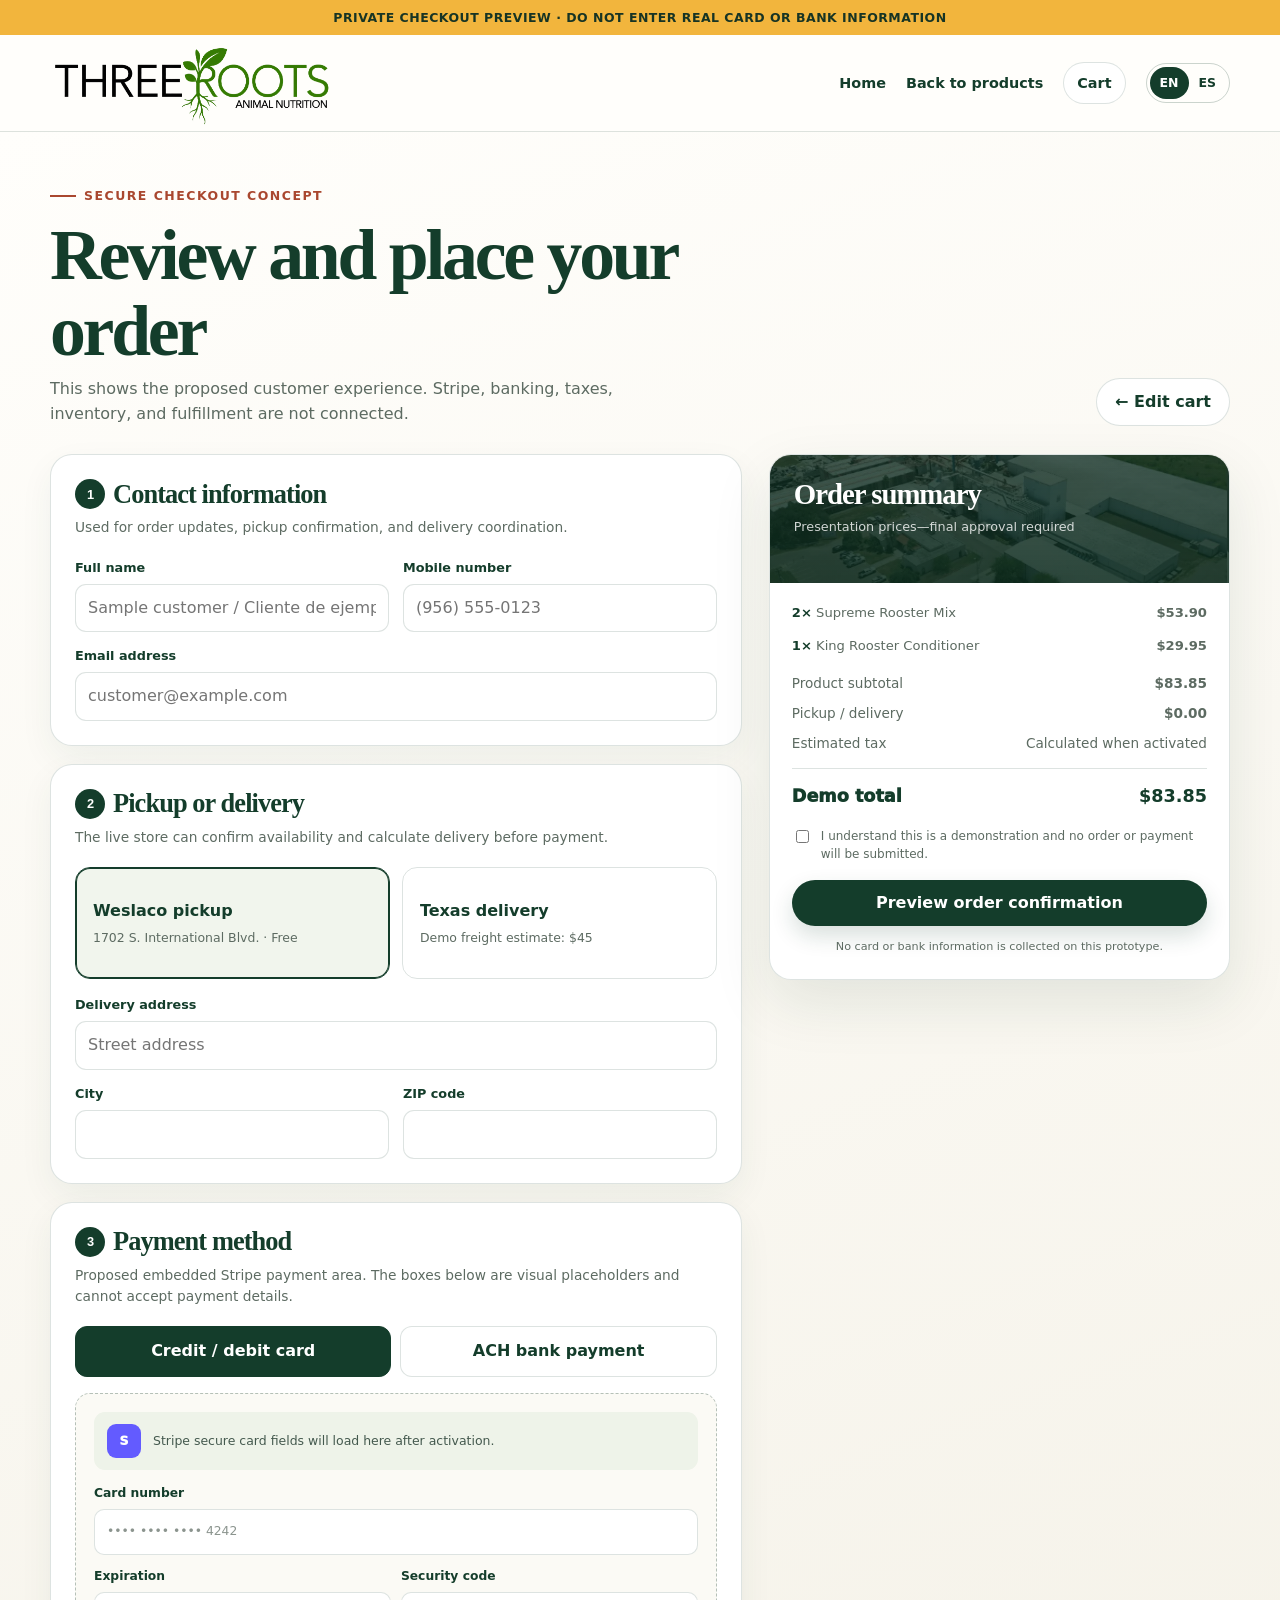
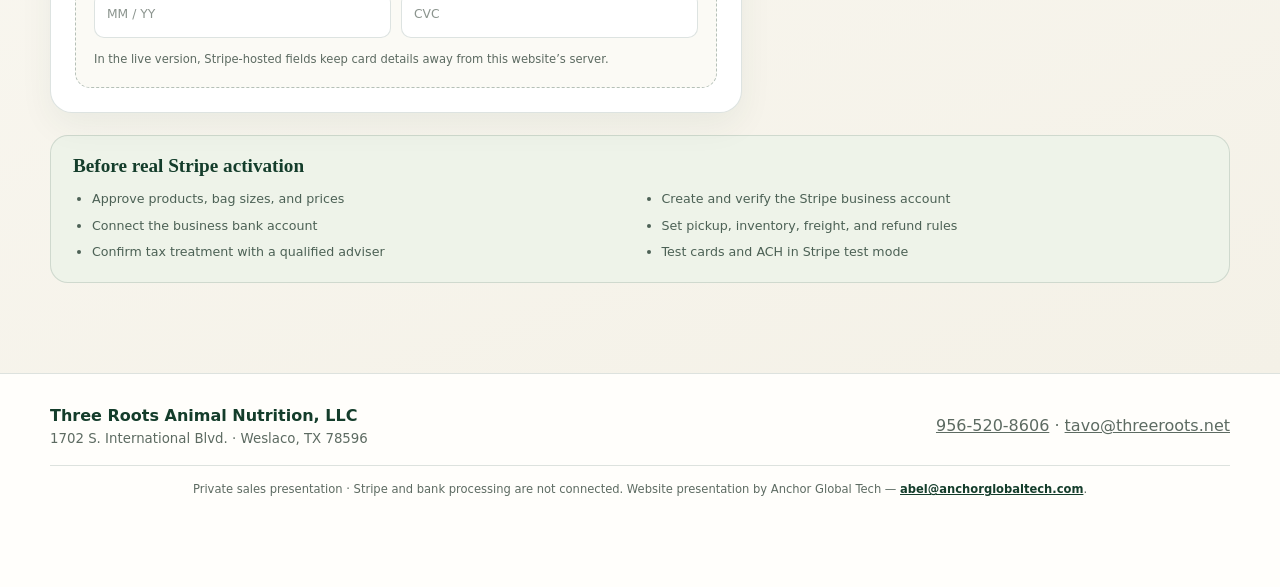
<file: checkout.html>
<!doctype html>
<html lang="en">
<head>
  <meta charset="utf-8">
  <meta name="viewport" content="width=device-width, initial-scale=1">
  <title>Checkout Preview | Three Roots Animal Nutrition</title>
  <meta name="description" content="Private bilingual preview of the Three Roots checkout layout with Stripe credit-card and ACH bank-payment options.">
  <meta name="robots" content="noindex,nofollow">
  <meta name="theme-color" content="#143d2b">
  <link rel="stylesheet" href="store.css">
  <script src="store.js" defer></script>
</head>
<body data-page="checkout">
  <div class="demo-bar" data-en="PRIVATE CHECKOUT PREVIEW · DO NOT ENTER REAL CARD OR BANK INFORMATION" data-es="VISTA PRIVADA DE PAGO · NO INGRESE DATOS REALES DE TARJETA O BANCO">PRIVATE CHECKOUT PREVIEW · DO NOT ENTER REAL CARD OR BANK INFORMATION</div>
  <header class="site-header">
    <div class="container nav">
      <a href="index.html" aria-label="Three Roots Animal Nutrition home"><img class="logo" src="./three-roots-logo.png" alt="Three Roots Animal Nutrition"></a>
      <nav class="nav-links" aria-label="Checkout navigation">
        <a href="index.html" data-en="Home" data-es="Inicio">Home</a>
        <a href="shop.html" data-en="Back to products" data-es="Volver a productos">Back to products</a>
        <a class="cart-link" href="shop.html" data-en="Cart" data-es="Carrito">Cart <span class="cart-count" aria-label="Items in cart">0</span></a>
        <div class="lang-toggle" aria-label="Language">
          <button type="button" class="active" data-lang="en" aria-pressed="true">EN</button>
          <button type="button" data-lang="es" aria-pressed="false">ES</button>
        </div>
      </nav>
    </div>
  </header>

  <main class="checkout-main">
    <div class="container">
      <div class="checkout-top">
        <div><div class="eyebrow" data-en="Secure checkout concept" data-es="Concepto de pago seguro">Secure checkout concept</div><h1 data-en="Review and place your order" data-es="Revise y envíe su pedido">Review and place your order</h1><p data-en="This shows the proposed customer experience. Stripe, banking, taxes, inventory, and fulfillment are not connected." data-es="Esta página muestra la experiencia propuesta. Stripe, banco, impuestos, inventario y entrega no están conectados.">This shows the proposed customer experience. Stripe, banking, taxes, inventory, and fulfillment are not connected.</p></div>
        <a class="btn btn-outline" href="shop.html" data-en="← Edit cart" data-es="← Modificar carrito">← Edit cart</a>
      </div>

      <form id="checkoutForm">
        <div class="checkout-grid">
          <div class="checkout-stack">
            <section class="panel" aria-labelledby="contactTitle">
              <h2 id="contactTitle"><span class="panel-number">1</span><span data-en="Contact information" data-es="Información de contacto">Contact information</span></h2>
              <p class="panel-intro" data-en="Used for order updates, pickup confirmation, and delivery coordination." data-es="Se usará para actualizaciones, confirmación de recogida y coordinación de entrega.">Used for order updates, pickup confirmation, and delivery coordination.</p>
              <div class="field-grid">
                <div class="field"><label for="customerName" data-en="Full name" data-es="Nombre completo">Full name</label><input id="customerName" name="name" autocomplete="name" placeholder="Sample customer / Cliente de ejemplo" required></div>
                <div class="field"><label for="customerPhone" data-en="Mobile number" data-es="Número de celular">Mobile number</label><input id="customerPhone" name="phone" inputmode="tel" autocomplete="tel" placeholder="(956) 555-0123" required></div>
                <div class="field full"><label for="customerEmail" data-en="Email address" data-es="Correo electrónico">Email address</label><input id="customerEmail" name="email" type="email" autocomplete="email" placeholder="customer@example.com" required></div>
              </div>
            </section>

            <section class="panel" aria-labelledby="deliveryTitle">
              <h2 id="deliveryTitle"><span class="panel-number">2</span><span data-en="Pickup or delivery" data-es="Recogida o entrega">Pickup or delivery</span></h2>
              <p class="panel-intro" data-en="The live store can confirm availability and calculate delivery before payment." data-es="La tienda activa podrá confirmar disponibilidad y calcular la entrega antes del pago.">The live store can confirm availability and calculate delivery before payment.</p>
              <div class="delivery-options">
                <label class="delivery-option"><input type="radio" name="delivery" value="pickup" checked><b data-en="Weslaco pickup" data-es="Recogida en Weslaco">Weslaco pickup</b><span data-en="1702 S. International Blvd. · Free" data-es="1702 S. International Blvd. · Gratis">1702 S. International Blvd. · Free</span></label>
                <label class="delivery-option"><input type="radio" name="delivery" value="delivery"><b data-en="Texas delivery" data-es="Entrega en Texas">Texas delivery</b><span data-en="Demo freight estimate: $45" data-es="Flete de ejemplo: $45">Demo freight estimate: $45</span></label>
              </div>
              <div class="field-grid" id="deliveryFields" hidden style="margin-top:16px">
                <div class="field full"><label for="address" data-en="Delivery address" data-es="Dirección de entrega">Delivery address</label><input id="address" name="address" autocomplete="street-address" placeholder="Street address"></div>
                <div class="field"><label for="city" data-en="City" data-es="Ciudad">City</label><input id="city" name="city" autocomplete="address-level2"></div>
                <div class="field"><label for="zip" data-en="ZIP code" data-es="Código postal">ZIP code</label><input id="zip" name="zip" inputmode="numeric" autocomplete="postal-code"></div>
              </div>
            </section>

            <section class="panel" aria-labelledby="paymentTitle">
              <h2 id="paymentTitle"><span class="panel-number">3</span><span data-en="Payment method" data-es="Método de pago">Payment method</span></h2>
              <p class="panel-intro" data-en="Proposed embedded Stripe payment area. The boxes below are visual placeholders and cannot accept payment details." data-es="Área propuesta para pago integrado con Stripe. Los campos siguientes son visuales y no aceptan datos de pago.">Proposed embedded Stripe payment area. The boxes below are visual placeholders and cannot accept payment details.</p>
              <div class="payment-tabs" role="tablist" aria-label="Payment method preview">
                <button class="payment-tab active" type="button" role="tab" aria-selected="true" data-payment="card" data-en="Credit / debit card" data-es="Tarjeta de crédito / débito">Credit / debit card</button>
                <button class="payment-tab" type="button" role="tab" aria-selected="false" data-payment="ach" data-en="ACH bank payment" data-es="Pago bancario ACH">ACH bank payment</button>
              </div>
              <div class="payment-demo" id="cardPayment" role="tabpanel">
                <div class="stripe-slot"><span class="stripe-mark">S</span><span data-en="Stripe secure card fields will load here after activation." data-es="Los campos seguros de tarjeta de Stripe aparecerán aquí después de activarse.">Stripe secure card fields will load here after activation.</span></div>
                <div class="secure-placeholder" aria-hidden="true">
                  <div class="mock-label">Card number<div class="mock-input">•••• •••• •••• 4242</div></div>
                  <div class="mock-split"><div class="mock-label">Expiration<div class="mock-input">MM / YY</div></div><div class="mock-label">Security code<div class="mock-input">CVC</div></div></div>
                </div>
                <p class="mandate" data-en="In the live version, Stripe-hosted fields keep card details away from this website’s server." data-es="En la versión activa, los campos alojados por Stripe evitan que el servidor del sitio maneje los datos de tarjeta.">In the live version, Stripe-hosted fields keep card details away from this website’s server.</p>
              </div>
              <div class="payment-demo" id="achPayment" role="tabpanel" hidden>
                <div class="stripe-slot"><span class="stripe-mark">S</span><span data-en="Stripe US bank-account verification will load here after activation." data-es="La verificación de cuenta bancaria de EE. UU. por Stripe aparecerá aquí después de activarse.">Stripe US bank-account verification will load here after activation.</span></div>
                <div class="secure-placeholder" aria-hidden="true">
                  <div class="mock-label">Account holder<div class="mock-input">Customer or business name</div></div>
                  <div class="mock-label">Bank account<div class="mock-input">Connect and verify a US bank account</div></div>
                </div>
                <p class="mandate" data-en="The activated checkout will display Stripe’s required ACH authorization and bank verification language before submission." data-es="El pago activo mostrará la autorización ACH y el texto de verificación bancaria requeridos por Stripe antes de enviarse.">The activated checkout will display Stripe’s required ACH authorization and bank verification language before submission.</p>
              </div>
            </section>
          </div>

          <aside class="checkout-summary" aria-labelledby="summaryTitle">
            <div class="summary-visual"><h2 id="summaryTitle" data-en="Order summary" data-es="Resumen del pedido">Order summary</h2><p data-en="Presentation prices—final approval required" data-es="Precios de presentación—requieren aprobación final">Presentation prices—final approval required</p></div>
            <div class="summary-body">
              <div class="summary-items" id="summaryItems"></div>
              <div class="summary-price-row"><span data-en="Product subtotal" data-es="Subtotal de productos">Product subtotal</span><strong id="summarySubtotal">$0.00</strong></div>
              <div class="summary-price-row"><span data-en="Pickup / delivery" data-es="Recogida / entrega">Pickup / delivery</span><strong id="summaryDelivery">$0.00</strong></div>
              <div class="summary-price-row"><span data-en="Estimated tax" data-es="Impuesto estimado">Estimated tax</span><span data-en="Calculated when activated" data-es="Se calcula al activarse">Calculated when activated</span></div>
              <div class="summary-price-row total"><span data-en="Demo total" data-es="Total de ejemplo">Demo total</span><strong id="summaryTotal">$0.00</strong></div>
              <label class="legal-check"><input type="checkbox" required><span data-en="I understand this is a demonstration and no order or payment will be submitted." data-es="Entiendo que esta es una demostración y que no se enviará ningún pedido ni pago.">I understand this is a demonstration and no order or payment will be submitted.</span></label>
              <button class="btn btn-primary btn-block" id="payButton" type="submit" data-en="Preview order confirmation" data-es="Ver confirmación del pedido">Preview order confirmation</button>
              <p class="checkout-footnote" data-en="No card or bank information is collected on this prototype." data-es="Este prototipo no recopila información de tarjeta ni cuenta bancaria.">No card or bank information is collected on this prototype.</p>
            </div>
          </aside>
        </div>
      </form>

      <section class="owner-checklist">
        <h3 data-en="Before real Stripe activation" data-es="Antes de activar Stripe">Before real Stripe activation</h3>
        <ul>
          <li data-en="Approve products, bag sizes, and prices" data-es="Aprobar productos, tamaños y precios">Approve products, bag sizes, and prices</li>
          <li data-en="Create and verify the Stripe business account" data-es="Crear y verificar la cuenta comercial de Stripe">Create and verify the Stripe business account</li>
          <li data-en="Connect the business bank account" data-es="Vincular la cuenta bancaria del negocio">Connect the business bank account</li>
          <li data-en="Set pickup, inventory, freight, and refund rules" data-es="Definir recogida, inventario, flete y reembolsos">Set pickup, inventory, freight, and refund rules</li>
          <li data-en="Confirm tax treatment with a qualified adviser" data-es="Confirmar impuestos con un asesor calificado">Confirm tax treatment with a qualified adviser</li>
          <li data-en="Test cards and ACH in Stripe test mode" data-es="Probar tarjetas y ACH en el modo de prueba de Stripe">Test cards and ACH in Stripe test mode</li>
        </ul>
      </section>
    </div>
  </main>

  <footer class="site-footer">
    <div class="container">
      <div class="footer-row"><div><strong>Three Roots Animal Nutrition, LLC</strong><small>1702 S. International Blvd. · Weslaco, TX 78596</small></div><div><a href="tel:+19565208606">956-520-8606</a> · <a href="mailto:tavo@threeroots.net">tavo@threeroots.net</a></div></div>
      <div class="credit" data-en="Private sales presentation · Stripe and bank processing are not connected. Website presentation by Anchor Global Tech — <a href='mailto:abel@anchorglobaltech.com'>abel@anchorglobaltech.com</a>." data-es="Presentación privada de ventas · Stripe y el procesamiento bancario no están conectados. Presentación web por Anchor Global Tech — <a href='mailto:abel@anchorglobaltech.com'>abel@anchorglobaltech.com</a>.">Private sales presentation · Stripe and bank processing are not connected. Website presentation by Anchor Global Tech — <a href="mailto:abel@anchorglobaltech.com">abel@anchorglobaltech.com</a>.</div>
    </div>
  </footer>
  <div class="toast" id="toast" role="status" aria-live="polite"></div>
</body>
</html>
</file>
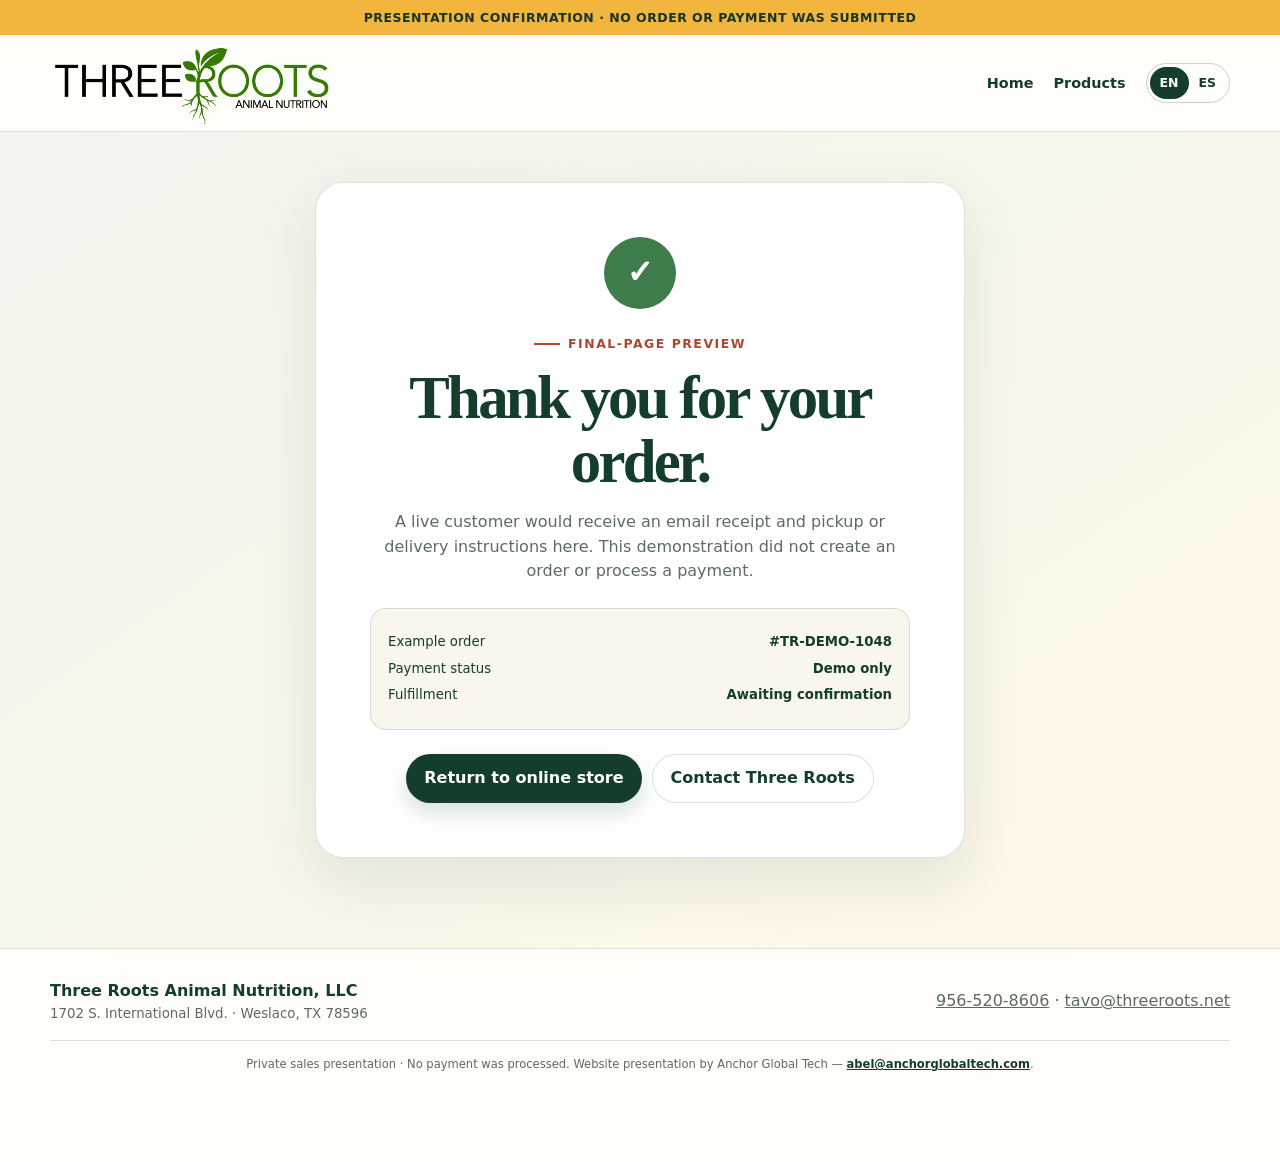
<file: order-confirmation.html>
<!doctype html>
<html lang="en">
<head>
  <meta charset="utf-8">
  <meta name="viewport" content="width=device-width, initial-scale=1">
  <title>Order Confirmation Preview | Three Roots Animal Nutrition</title>
  <meta name="description" content="Private preview of the Three Roots online order confirmation page.">
  <meta name="robots" content="noindex,nofollow">
  <meta name="theme-color" content="#143d2b">
  <link rel="stylesheet" href="store.css">
  <script src="store.js" defer></script>
</head>
<body data-page="confirmation">
  <div class="demo-bar" data-en="PRESENTATION CONFIRMATION · NO ORDER OR PAYMENT WAS SUBMITTED" data-es="CONFIRMACIÓN DE PRESENTACIÓN · NO SE ENVIÓ PEDIDO NI PAGO">PRESENTATION CONFIRMATION · NO ORDER OR PAYMENT WAS SUBMITTED</div>
  <header class="site-header">
    <div class="container nav">
      <a href="index.html" aria-label="Three Roots Animal Nutrition home"><img class="logo" src="./three-roots-logo.png" alt="Three Roots Animal Nutrition"></a>
      <nav class="nav-links" aria-label="Confirmation navigation">
        <a href="index.html" data-en="Home" data-es="Inicio">Home</a>
        <a href="shop.html" data-en="Products" data-es="Productos">Products</a>
        <div class="lang-toggle" aria-label="Language">
          <button type="button" class="active" data-lang="en" aria-pressed="true">EN</button>
          <button type="button" data-lang="es" aria-pressed="false">ES</button>
        </div>
      </nav>
    </div>
  </header>

  <main class="confirmation-main">
    <section class="confirmation-card">
      <div class="success-icon" aria-hidden="true">✓</div>
      <div class="eyebrow" data-en="Final-page preview" data-es="Vista de la página final">Final-page preview</div>
      <h1 data-en="Thank you for your order." data-es="Gracias por su pedido.">Thank you for your order.</h1>
      <p data-en="A live customer would receive an email receipt and pickup or delivery instructions here. This demonstration did not create an order or process a payment." data-es="El cliente recibiría aquí un recibo por correo e instrucciones de recogida o entrega. Esta demostración no creó un pedido ni procesó un pago.">A live customer would receive an email receipt and pickup or delivery instructions here. This demonstration did not create an order or process a payment.</p>
      <div class="demo-order">
        <div><span data-en="Example order" data-es="Pedido de ejemplo">Example order</span><strong>#TR-DEMO-1048</strong></div>
        <div><span data-en="Payment status" data-es="Estado del pago">Payment status</span><strong data-en="Demo only" data-es="Solo demostración">Demo only</strong></div>
        <div><span data-en="Fulfillment" data-es="Entrega">Fulfillment</span><strong data-en="Awaiting confirmation" data-es="Pendiente de confirmación">Awaiting confirmation</strong></div>
      </div>
      <div style="display:flex;flex-wrap:wrap;justify-content:center;gap:10px">
        <a class="btn btn-primary" href="shop.html" data-en="Return to online store" data-es="Volver a la tienda">Return to online store</a>
        <a class="btn btn-outline" href="index.html#retailers" data-en="Contact Three Roots" data-es="Contactar a Three Roots">Contact Three Roots</a>
      </div>
    </section>
  </main>

  <footer class="site-footer">
    <div class="container">
      <div class="footer-row"><div><strong>Three Roots Animal Nutrition, LLC</strong><small>1702 S. International Blvd. · Weslaco, TX 78596</small></div><div><a href="tel:+19565208606">956-520-8606</a> · <a href="mailto:tavo@threeroots.net">tavo@threeroots.net</a></div></div>
      <div class="credit" data-en="Private sales presentation · No payment was processed. Website presentation by Anchor Global Tech — <a href='mailto:abel@anchorglobaltech.com'>abel@anchorglobaltech.com</a>." data-es="Presentación privada de ventas · No se procesó ningún pago. Presentación web por Anchor Global Tech — <a href='mailto:abel@anchorglobaltech.com'>abel@anchorglobaltech.com</a>.">Private sales presentation · No payment was processed. Website presentation by Anchor Global Tech — <a href="mailto:abel@anchorglobaltech.com">abel@anchorglobaltech.com</a>.</div>
    </div>
  </footer>
</body>
</html>
</file>
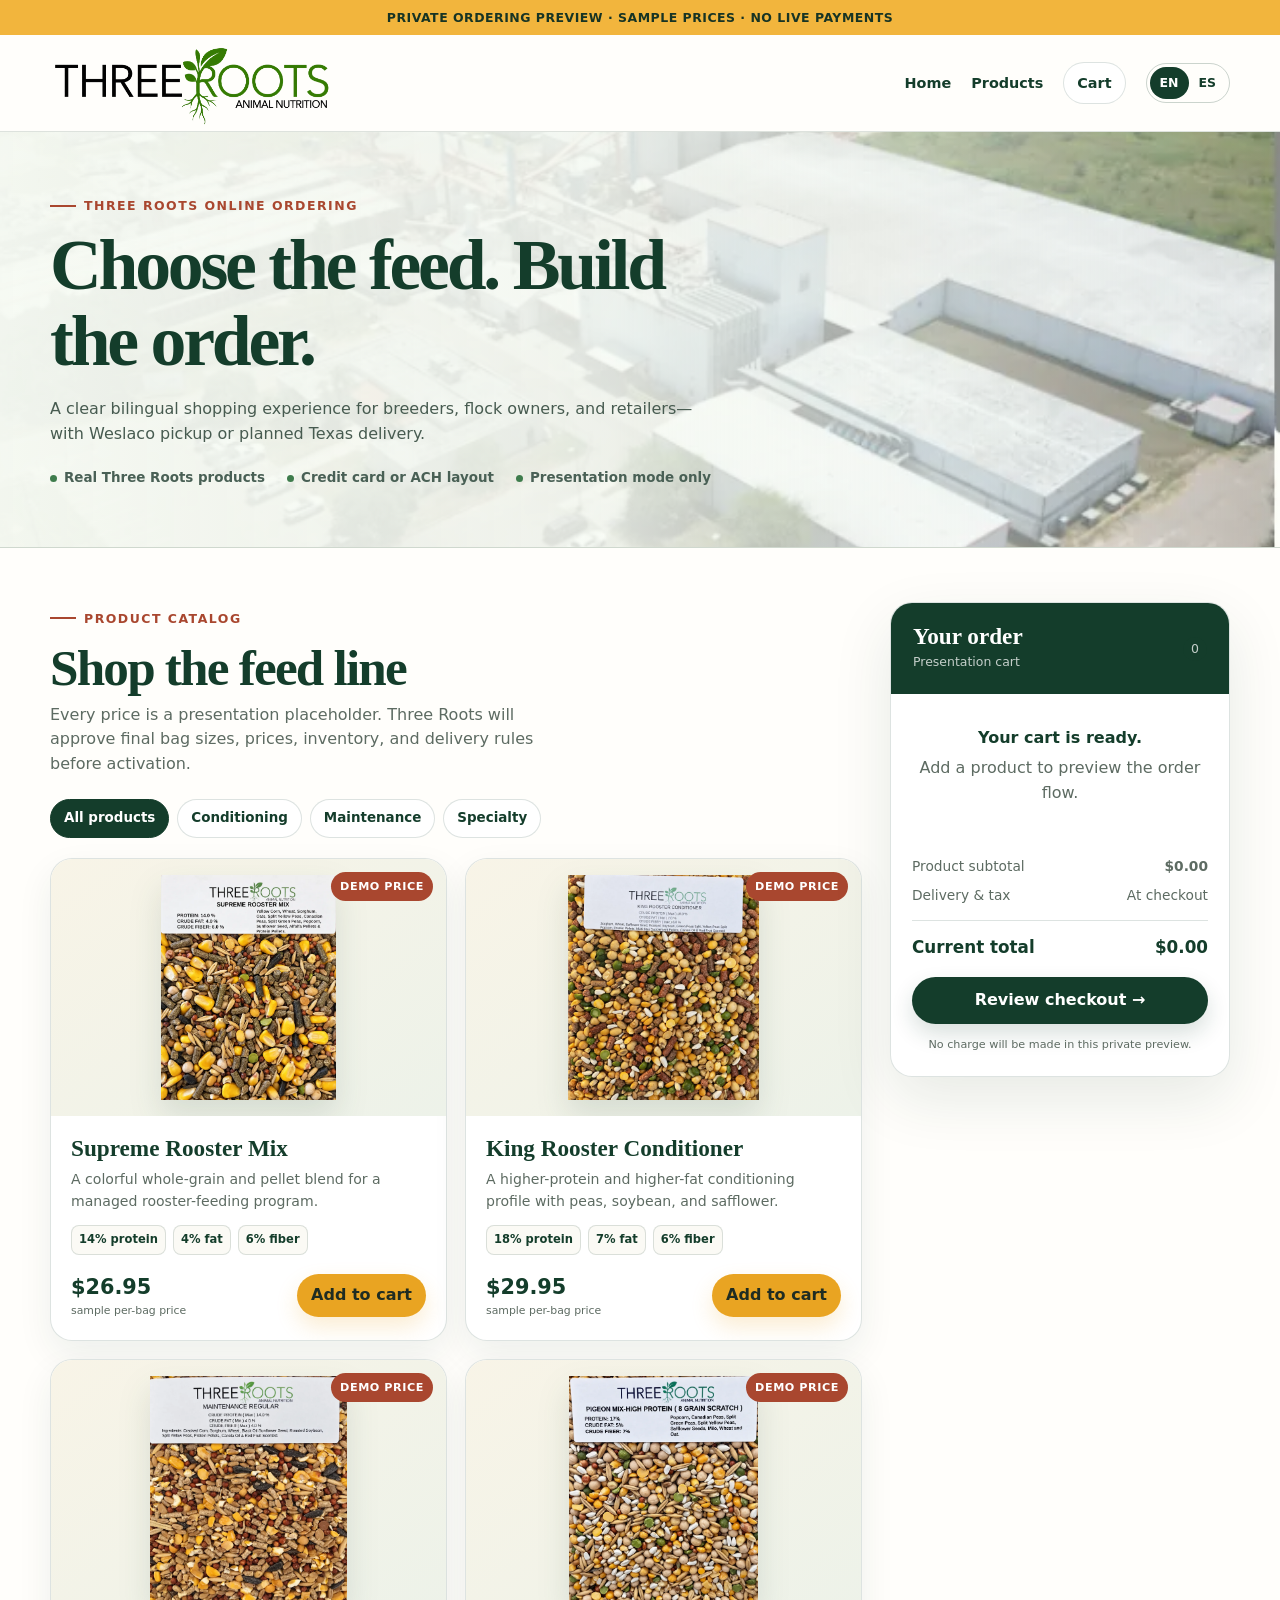
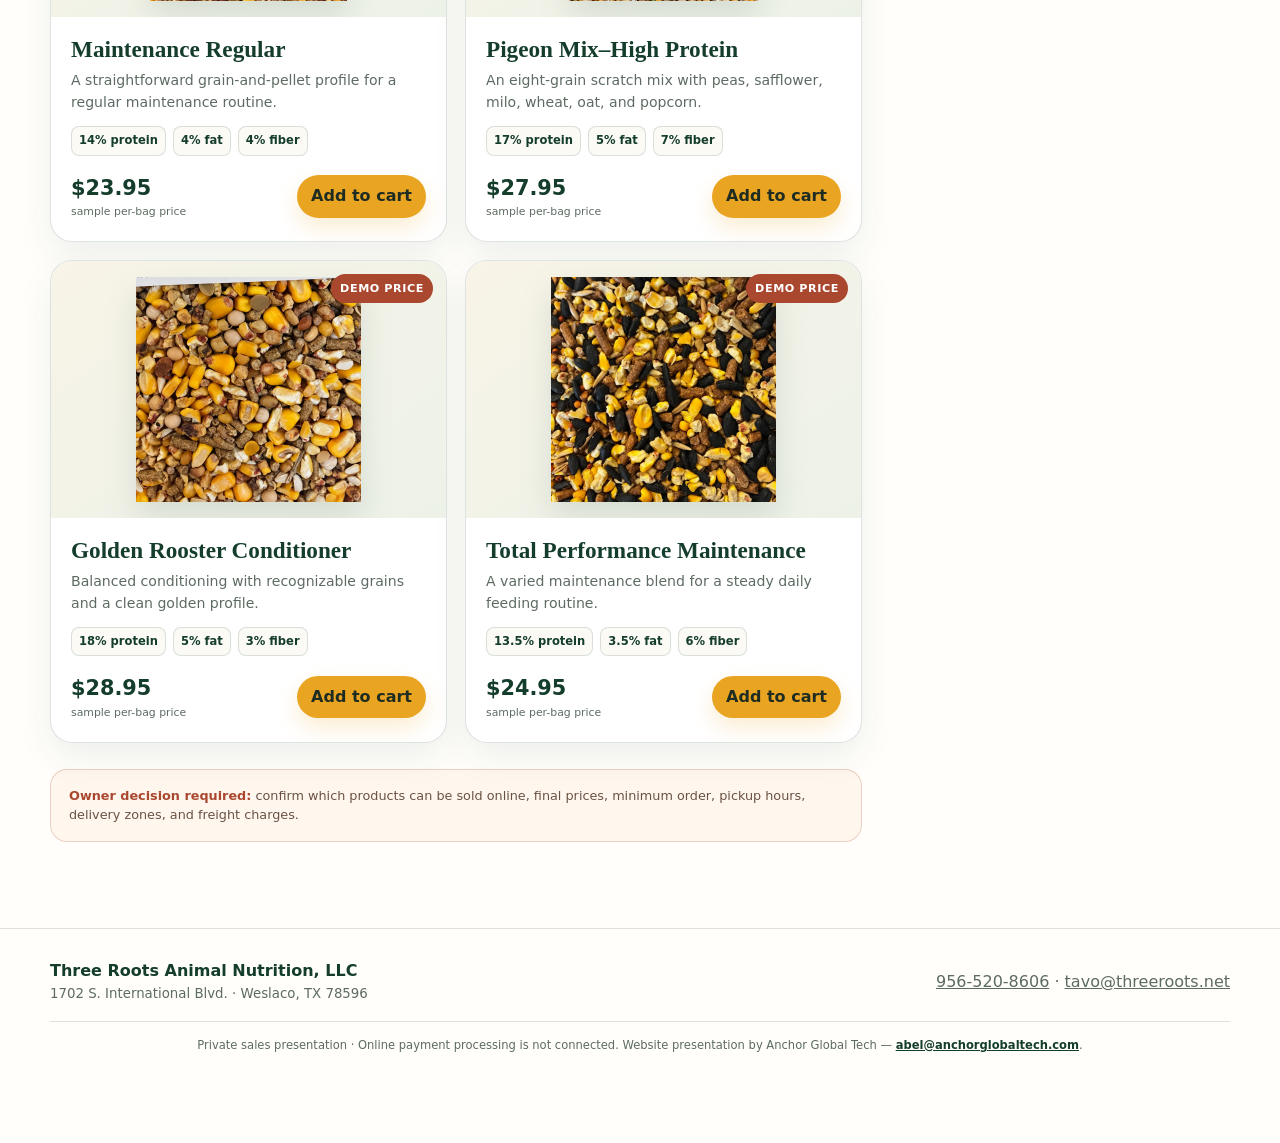
<file: shop.html>
<!doctype html>
<html lang="en">
<head>
  <meta charset="utf-8">
  <meta name="viewport" content="width=device-width, initial-scale=1">
  <title>Order Online Preview | Three Roots Animal Nutrition</title>
  <meta name="description" content="Private bilingual preview of the Three Roots Animal Nutrition online product catalog, cart, delivery, and Stripe checkout experience.">
  <meta name="robots" content="noindex,nofollow">
  <meta name="theme-color" content="#143d2b">
  <link rel="stylesheet" href="store.css">
  <script src="store.js" defer></script>
</head>
<body data-page="shop">
  <div class="demo-bar" data-en="PRIVATE ORDERING PREVIEW · SAMPLE PRICES · NO LIVE PAYMENTS" data-es="VISTA PRIVADA DE PEDIDOS · PRECIOS DE EJEMPLO · SIN PAGOS REALES">PRIVATE ORDERING PREVIEW · SAMPLE PRICES · NO LIVE PAYMENTS</div>
  <header class="site-header">
    <div class="container nav">
      <a href="index.html" aria-label="Three Roots Animal Nutrition home"><img class="logo" src="./three-roots-logo.png" alt="Three Roots Animal Nutrition"></a>
      <nav class="nav-links" aria-label="Store navigation">
        <a href="index.html" data-en="Home" data-es="Inicio">Home</a>
        <a href="shop.html" data-en="Products" data-es="Productos">Products</a>
        <a class="cart-link" href="checkout.html" data-en="Cart" data-es="Carrito">Cart <span class="cart-count" aria-label="Items in cart">0</span></a>
        <div class="lang-toggle" aria-label="Language">
          <button type="button" class="active" data-lang="en" aria-pressed="true">EN</button>
          <button type="button" data-lang="es" aria-pressed="false">ES</button>
        </div>
      </nav>
    </div>
  </header>

  <main>
    <section class="shop-hero">
      <div class="container shop-hero-inner">
        <div>
          <div class="eyebrow" data-en="Three Roots online ordering" data-es="Pedidos en línea Three Roots">Three Roots online ordering</div>
          <h1 data-en="Choose the feed. Build the order." data-es="Elija el alimento. Prepare el pedido.">Choose the feed. Build the order.</h1>
          <p data-en="A clear bilingual shopping experience for breeders, flock owners, and retailers—with Weslaco pickup or planned Texas delivery." data-es="Una experiencia de compra bilingüe y clara para criadores, propietarios de aves y distribuidores, con recogida en Weslaco o entrega planeada en Texas.">A clear bilingual shopping experience for breeders, flock owners, and retailers—with Weslaco pickup or planned Texas delivery.</p>
          <div class="trust-row">
            <span><i></i><span data-en="Real Three Roots products" data-es="Productos reales Three Roots">Real Three Roots products</span></span>
            <span><i></i><span data-en="Credit card or ACH layout" data-es="Diseño para tarjeta o ACH">Credit card or ACH layout</span></span>
            <span><i></i><span data-en="Presentation mode only" data-es="Solo modo presentación">Presentation mode only</span></span>
          </div>
        </div>
      </div>
    </section>

    <section class="shop-main">
      <div class="container shop-layout">
        <div>
          <div class="catalog-head">
            <div><div class="eyebrow" data-en="Product catalog" data-es="Catálogo de productos">Product catalog</div><h2 data-en="Shop the feed line" data-es="Explore la línea de alimentos">Shop the feed line</h2><p data-en="Every price is a presentation placeholder. Three Roots will approve final bag sizes, prices, inventory, and delivery rules before activation." data-es="Cada precio es provisional para la presentación. Three Roots aprobará los tamaños, precios, inventario y reglas de entrega antes de activar la tienda.">Every price is a presentation placeholder. Three Roots will approve final bag sizes, prices, inventory, and delivery rules before activation.</p></div>
          </div>
          <div class="filters" aria-label="Product filters">
            <button class="filter active" type="button" data-filter="all" data-en="All products" data-es="Todos">All products</button>
            <button class="filter" type="button" data-filter="conditioner" data-en="Conditioning" data-es="Acondicionamiento">Conditioning</button>
            <button class="filter" type="button" data-filter="maintenance" data-en="Maintenance" data-es="Mantenimiento">Maintenance</button>
            <button class="filter" type="button" data-filter="specialty" data-en="Specialty" data-es="Especialidad">Specialty</button>
          </div>
          <div class="catalog-grid" id="catalogGrid" aria-live="polite"></div>
          <div class="presentation-note"><b data-en="Owner decision required:" data-es="Se requiere decisión del propietario:">Owner decision required:</b> <span data-en="confirm which products can be sold online, final prices, minimum order, pickup hours, delivery zones, and freight charges." data-es="confirmar qué productos se venderán en línea, precios finales, pedido mínimo, horarios de recogida, zonas de entrega y cargos de flete.">confirm which products can be sold online, final prices, minimum order, pickup hours, delivery zones, and freight charges.</span></div>
        </div>

        <aside class="cart-card" aria-labelledby="cartTitle">
          <div class="cart-head"><div><h3 id="cartTitle" data-en="Your order" data-es="Su pedido">Your order</h3><span data-en="Presentation cart" data-es="Carrito de presentación">Presentation cart</span></div><span class="cart-count" aria-hidden="true">0</span></div>
          <div class="cart-items" id="cartItems"></div>
          <div class="cart-totals">
            <div class="total-row"><span data-en="Product subtotal" data-es="Subtotal de productos">Product subtotal</span><strong id="cartSubtotal">$0.00</strong></div>
            <div class="total-row"><span data-en="Delivery &amp; tax" data-es="Entrega e impuestos">Delivery &amp; tax</span><span data-en="At checkout" data-es="Al finalizar">At checkout</span></div>
            <div class="total-row grand"><span data-en="Current total" data-es="Total actual">Current total</span><strong id="cartTotal">$0.00</strong></div>
            <a class="btn btn-primary btn-block" href="checkout.html" data-en="Review checkout →" data-es="Revisar pago →">Review checkout →</a>
            <p class="cart-note" data-en="No charge will be made in this private preview." data-es="No se realizará ningún cobro en esta vista privada.">No charge will be made in this private preview.</p>
          </div>
        </aside>
      </div>
    </section>
  </main>

  <footer class="site-footer">
    <div class="container">
      <div class="footer-row"><div><strong>Three Roots Animal Nutrition, LLC</strong><small>1702 S. International Blvd. · Weslaco, TX 78596</small></div><div><a href="tel:+19565208606">956-520-8606</a> · <a href="mailto:tavo@threeroots.net">tavo@threeroots.net</a></div></div>
      <div class="credit" data-en="Private sales presentation · Online payment processing is not connected. Website presentation by Anchor Global Tech — <a href='mailto:abel@anchorglobaltech.com'>abel@anchorglobaltech.com</a>." data-es="Presentación privada de ventas · El procesamiento de pagos no está conectado. Presentación web por Anchor Global Tech — <a href='mailto:abel@anchorglobaltech.com'>abel@anchorglobaltech.com</a>.">Private sales presentation · Online payment processing is not connected. Website presentation by Anchor Global Tech — <a href="mailto:abel@anchorglobaltech.com">abel@anchorglobaltech.com</a>.</div>
    </div>
  </footer>
  <div class="toast" id="toast" role="status" aria-live="polite"></div>
</body>
</html>
</file>
<file: store.css>
:root {
  --forest: #143d2b;
  --forest-2: #0c2a1d;
  --leaf: #3e7c4c;
  --cream: #f7f1df;
  --paper: #fffefb;
  --gold: #e9a422;
  --rust: #a9472f;
  --ink: #17221c;
  --muted: #5d6b62;
  --line: rgba(20,61,43,.14);
  --shadow: 0 22px 60px rgba(20,61,43,.1);
  --radius: 22px;
}
* { box-sizing: border-box; }
html { scroll-behavior: smooth; }
body { margin: 0; color: var(--ink); background: var(--paper); font-family: Inter,ui-sans-serif,system-ui,-apple-system,BlinkMacSystemFont,"Segoe UI",sans-serif; line-height: 1.55; }
button,input,select,textarea { font: inherit; }
button,a { -webkit-tap-highlight-color: transparent; }
a { color: inherit; }
:focus-visible { outline: 3px solid rgba(233,164,34,.68); outline-offset: 3px; }
.container { width: min(1180px,calc(100% - 32px)); margin: 0 auto; }
.demo-bar { padding: 8px 16px; color: #173424; background: #f2b53d; text-align: center; font-size: .78rem; font-weight: 850; letter-spacing: .04em; }
.site-header { position: sticky; z-index: 50; top: 0; border-bottom: 1px solid var(--line); background: rgba(255,254,251,.96); backdrop-filter: blur(14px); }
.nav { min-height: 94px; display: flex; align-items: center; justify-content: space-between; gap: 24px; }
.logo { display: block; width: clamp(220px,24vw,285px); height: auto; }
.nav-links { display: flex; align-items: center; gap: 20px; }
.nav-links a { color: var(--forest); text-decoration: none; font-size: .9rem; font-weight: 800; }
.cart-link { display: inline-flex; align-items: center; gap: 8px; border: 1px solid var(--line); border-radius: 999px; padding: 9px 13px; background: #fff; }
.cart-count { display: grid; min-width: 24px; height: 24px; place-items: center; border-radius: 50%; color: #fff; background: var(--forest); font-size: .72rem; }
.lang-toggle { display: inline-flex; border: 1px solid rgba(20,61,43,.22); border-radius: 999px; padding: 3px; }
.lang-toggle button { border: 0; border-radius: 999px; padding: 6px 10px; color: var(--forest); background: transparent; cursor: pointer; font-size: .78rem; font-weight: 850; }
.lang-toggle button.active { color: #fff; background: var(--forest); }
.btn { display: inline-flex; min-height: 46px; align-items: center; justify-content: center; gap: 8px; border: 0; border-radius: 999px; padding: 11px 18px; text-decoration: none; cursor: pointer; font-weight: 850; transition: transform .18s ease,box-shadow .18s ease,background .18s ease; }
.btn:hover { transform: translateY(-1px); }
.btn-primary { color: #fff; background: var(--forest); box-shadow: 0 10px 22px rgba(20,61,43,.16); }
.btn-gold { color: #1f2c22; background: var(--gold); box-shadow: 0 10px 22px rgba(233,164,34,.2); }
.btn-outline { border: 1px solid var(--line); color: var(--forest); background: #fff; }
.btn-block { width: 100%; }
.shop-hero { position: relative; overflow: hidden; border-bottom: 1px solid var(--line); background: #eef2e9; }
.shop-hero:before { content: ""; position: absolute; inset: 0; background: linear-gradient(90deg,rgba(247,251,244,.97) 0%,rgba(247,251,244,.88) 48%,rgba(247,251,244,.28)),url("./three-roots-plant-aerial.webp") center / cover no-repeat; }
.shop-hero-inner { position: relative; display: grid; min-height: 300px; grid-template-columns: minmax(0,720px) 1fr; align-items: center; padding: 58px 0; }
.eyebrow { display: inline-flex; align-items: center; gap: 8px; margin-bottom: 13px; color: var(--rust); font-size: .78rem; font-weight: 900; letter-spacing: .12em; text-transform: uppercase; }
.eyebrow:before { content: ""; width: 26px; height: 2px; background: currentColor; }
h1,h2,h3,h4 { margin: 0; color: var(--forest); font-family: Georgia,"Times New Roman",serif; line-height: 1.05; }
h1 { max-width: 710px; font-size: clamp(2.6rem,5.6vw,5rem); letter-spacing: -.045em; }
h2 { font-size: clamp(2rem,4vw,3.45rem); letter-spacing: -.035em; }
.shop-hero p { max-width: 660px; margin: 18px 0 0; color: #475b50; font-size: 1rem; }
.trust-row { display: flex; flex-wrap: wrap; gap: 12px 22px; margin-top: 22px; color: #496055; font-size: .84rem; font-weight: 760; }
.trust-row span { display: inline-flex; align-items: center; gap: 7px; }
.trust-row i { width: 7px; height: 7px; border-radius: 50%; background: var(--leaf); }
.shop-main { padding: 54px 0 86px; }
.shop-layout { display: grid; grid-template-columns: minmax(0,1fr) 340px; gap: 28px; align-items: start; }
.catalog-head { display: flex; align-items: end; justify-content: space-between; gap: 18px; margin-bottom: 22px; }
.catalog-head p { max-width: 520px; margin: 8px 0 0; color: var(--muted); }
.filters { display: flex; flex-wrap: wrap; gap: 8px; margin-bottom: 20px; }
.filter { border: 1px solid var(--line); border-radius: 999px; padding: 8px 13px; color: var(--forest); background: #fff; cursor: pointer; font-size: .84rem; font-weight: 800; }
.filter.active { border-color: var(--forest); color: #fff; background: var(--forest); }
.catalog-grid { display: grid; grid-template-columns: repeat(2,minmax(0,1fr)); gap: 18px; }
.product-card { display: grid; overflow: hidden; border: 1px solid var(--line); border-radius: var(--radius); background: #fff; box-shadow: 0 14px 36px rgba(20,61,43,.07); }
.product-photo { position: relative; display: grid; min-height: 245px; place-items: center; overflow: hidden; padding: 16px; background: linear-gradient(145deg,#f8f4e7,#edf2e9); }
.product-photo img { width: 100%; height: 225px; object-fit: contain; filter: drop-shadow(0 15px 16px rgba(20,61,43,.12)); transition: transform .22s ease; }
.product-card:hover .product-photo img { transform: scale(1.02); }
.demo-price { position: absolute; top: 13px; right: 13px; border-radius: 999px; padding: 6px 9px; color: #fff; background: var(--rust); font-size: .7rem; font-weight: 900; letter-spacing: .05em; text-transform: uppercase; }
.product-copy { display: grid; align-content: start; padding: 20px; }
.product-copy h3 { font-size: 1.45rem; }
.product-copy p { margin: 9px 0 12px; color: var(--muted); font-size: .88rem; }
.nutrition { display: flex; flex-wrap: wrap; gap: 7px; margin-bottom: 16px; }
.nutrition span { border: 1px solid var(--line); border-radius: 8px; padding: 5px 7px; color: var(--forest); background: #fbfaf5; font-size: .72rem; font-weight: 800; }
.product-buy { display: flex; align-items: center; justify-content: space-between; gap: 14px; margin-top: auto; }
.price strong { display: block; color: var(--forest); font-size: 1.3rem; }
.price small { display: block; color: var(--muted); font-size: .68rem; }
.add-btn { min-height: 42px; padding: 9px 14px; }
.cart-card { position: sticky; top: 118px; overflow: hidden; border: 1px solid var(--line); border-radius: var(--radius); background: #fff; box-shadow: var(--shadow); }
.cart-head { display: flex; align-items: center; justify-content: space-between; padding: 21px 22px; color: #fff; background: var(--forest); }
.cart-head h3 { color: #fff; font-size: 1.45rem; }
.cart-head span { color: rgba(255,255,255,.75); font-size: .78rem; }
.cart-items { display: grid; max-height: 405px; overflow: auto; }
.empty-cart { padding: 32px 22px; color: var(--muted); text-align: center; }
.empty-cart b { display: block; margin-bottom: 5px; color: var(--forest); }
.cart-item { display: grid; grid-template-columns: 58px 1fr auto; gap: 11px; align-items: center; border-bottom: 1px solid var(--line); padding: 13px 16px; }
.cart-item img { width: 58px; height: 58px; border-radius: 9px; object-fit: contain; background: #f7f4e9; }
.cart-item b { display: block; color: var(--forest); font-size: .79rem; line-height: 1.2; }
.cart-item small { color: var(--muted); font-size: .7rem; }
.quantity { display: inline-flex; align-items: center; border: 1px solid var(--line); border-radius: 999px; margin-top: 6px; overflow: hidden; }
.quantity button { width: 27px; height: 27px; border: 0; color: var(--forest); background: #f5f2e8; cursor: pointer; font-weight: 900; }
.quantity span { min-width: 25px; text-align: center; font-size: .76rem; font-weight: 850; }
.item-total { color: var(--forest); font-size: .78rem; font-weight: 900; }
.cart-totals { padding: 18px 21px 22px; }
.total-row { display: flex; justify-content: space-between; gap: 16px; margin-bottom: 8px; color: var(--muted); font-size: .86rem; }
.total-row.grand { margin: 14px 0 17px; border-top: 1px solid var(--line); padding-top: 13px; color: var(--forest); font-size: 1.05rem; font-weight: 900; }
.cart-note { margin: 12px 0 0; color: var(--muted); text-align: center; font-size: .7rem; }
.presentation-note { margin-top: 26px; border: 1px solid rgba(169,71,47,.22); border-radius: 17px; padding: 16px 18px; color: #6a5145; background: #fff7ed; font-size: .8rem; }
.presentation-note b { color: var(--rust); }
.checkout-main { padding: 48px 0 90px; background: linear-gradient(160deg,#fffefb,#f4f1e7); }
.checkout-top { display: flex; align-items: end; justify-content: space-between; gap: 22px; margin-bottom: 28px; }
.checkout-top p { max-width: 600px; margin: 8px 0 0; color: var(--muted); }
.checkout-grid { display: grid; grid-template-columns: minmax(0,1.08fr) minmax(340px,.72fr); gap: 27px; align-items: start; }
.checkout-stack { display: grid; gap: 18px; }
.panel { border: 1px solid var(--line); border-radius: var(--radius); padding: 24px; background: #fff; box-shadow: 0 13px 34px rgba(20,61,43,.06); }
.panel-number { display: inline-grid; width: 30px; height: 30px; margin-right: 8px; place-items: center; border-radius: 50%; color: #fff; background: var(--forest); font-family: Inter,sans-serif; font-size: .8rem; }
.panel h2 { display: flex; align-items: center; font-size: 1.65rem; }
.panel-intro { margin: 8px 0 19px; color: var(--muted); font-size: .86rem; }
.field-grid { display: grid; grid-template-columns: 1fr 1fr; gap: 14px; }
.field { display: grid; gap: 6px; }
.field.full { grid-column: 1/-1; }
.field label { color: var(--forest); font-size: .8rem; font-weight: 850; }
.field input,.field select { width: 100%; min-height: 47px; border: 1px solid var(--line); border-radius: 11px; padding: 11px 12px; color: var(--ink); background: #fff; }
.delivery-options { display: grid; grid-template-columns: 1fr 1fr; gap: 12px; }
.delivery-option { position: relative; display: grid; min-height: 112px; align-content: center; border: 1px solid var(--line); border-radius: 15px; padding: 16px 17px; cursor: pointer; }
.delivery-option input { position: absolute; opacity: 0; }
.delivery-option:has(input:checked) { border-color: var(--forest); box-shadow: inset 0 0 0 1px var(--forest); background: #f1f5ed; }
.delivery-option b { color: var(--forest); }
.delivery-option span { margin-top: 4px; color: var(--muted); font-size: .78rem; }
.payment-tabs { display: grid; grid-template-columns: 1fr 1fr; gap: 9px; margin-bottom: 16px; }
.payment-tab { border: 1px solid var(--line); border-radius: 12px; padding: 12px; color: var(--forest); background: #fff; cursor: pointer; font-weight: 850; }
.payment-tab.active { border-color: var(--forest); color: #fff; background: var(--forest); }
.payment-demo { border: 1px dashed rgba(20,61,43,.3); border-radius: 15px; padding: 18px; background: #fbfaf5; }
.payment-demo[hidden] { display: none; }
.secure-placeholder { display: grid; gap: 12px; }
.mock-label { display: grid; gap: 6px; color: var(--forest); font-size: .77rem; font-weight: 850; }
.mock-input { min-height: 46px; border: 1px solid var(--line); border-radius: 10px; padding: 12px; color: #8b948e; background: #fff; font-weight: 500; }
.mock-split { display: grid; grid-template-columns: 1fr 1fr; gap: 10px; }
.stripe-slot { display: flex; align-items: center; gap: 12px; margin-bottom: 14px; border-radius: 11px; padding: 12px 13px; color: #44594e; background: #eef3e9; font-size: .78rem; }
.stripe-mark { display: grid; width: 34px; height: 34px; place-items: center; border-radius: 9px; color: #fff; background: #635bff; font-weight: 950; }
.mandate { margin: 13px 0 0; color: var(--muted); font-size: .72rem; }
.checkout-summary { position: sticky; top: 118px; overflow: hidden; border: 1px solid var(--line); border-radius: var(--radius); background: #fff; box-shadow: var(--shadow); }
.summary-visual { min-height: 128px; padding: 24px; color: #fff; background: linear-gradient(rgba(12,42,29,.76),rgba(12,42,29,.86)),url("./three-roots-plant-aerial.webp") center / cover; }
.summary-visual h2 { color: #fff; font-size: 1.8rem; }
.summary-visual p { margin: 7px 0 0; color: rgba(255,255,255,.8); font-size: .8rem; }
.summary-body { padding: 20px 22px 23px; }
.summary-items { display: grid; gap: 12px; margin-bottom: 17px; }
.summary-item { display: flex; justify-content: space-between; gap: 14px; color: var(--muted); font-size: .82rem; }
.summary-item b { color: var(--forest); }
.summary-price-row { display: flex; justify-content: space-between; gap: 14px; margin-top: 9px; color: var(--muted); font-size: .85rem; }
.summary-price-row.total { margin-top: 14px; border-top: 1px solid var(--line); padding-top: 14px; color: var(--forest); font-size: 1.1rem; font-weight: 950; }
.legal-check { display: flex; align-items: flex-start; gap: 9px; margin: 16px 0; color: var(--muted); font-size: .75rem; }
.legal-check input { margin-top: 3px; }
.checkout-footnote { margin: 12px 0 0; color: var(--muted); text-align: center; font-size: .7rem; }
.owner-checklist { margin-top: 22px; border: 1px solid var(--line); border-radius: 18px; padding: 20px 22px; background: #eef3e9; }
.owner-checklist h3 { font-size: 1.2rem; }
.owner-checklist ul { display: grid; grid-template-columns: repeat(2,1fr); gap: 7px 24px; margin: 13px 0 0; padding-left: 19px; color: #4c6155; font-size: .79rem; }
.confirmation-main { display: grid; min-height: calc(100vh - 130px); place-items: center; padding: 50px 16px 90px; background: linear-gradient(145deg,#f1f5ed,#fff8e8); }
.confirmation-card { width: min(650px,100%); border: 1px solid var(--line); border-radius: 28px; padding: clamp(28px,6vw,54px); background: #fff; box-shadow: var(--shadow); text-align: center; }
.success-icon { display: grid; width: 72px; height: 72px; margin: 0 auto 19px; place-items: center; border-radius: 50%; color: #fff; background: var(--leaf); font-size: 2rem; font-weight: 950; }
.confirmation-card h1 { margin: 0 auto; font-size: clamp(2.25rem,6vw,3.8rem); }
.confirmation-card > p { color: var(--muted); }
.demo-order { margin: 24px 0; border: 1px solid var(--line); border-radius: 16px; padding: 17px; color: var(--forest); background: #f8f6ed; text-align: left; }
.demo-order div { display: flex; justify-content: space-between; gap: 16px; margin: 6px 0; font-size: .83rem; }
.site-footer { padding: 30px 0 88px; border-top: 1px solid var(--line); color: var(--muted); background: #fffefb; }
.footer-row { display: flex; justify-content: space-between; gap: 24px; align-items: center; }
.footer-row strong { color: var(--forest); }
.footer-row small { display: block; }
.credit { margin-top: 16px; border-top: 1px solid var(--line); padding-top: 15px; text-align: center; font-size: .72rem; }
.credit a { color: var(--forest); font-weight: 800; }
.toast { position: fixed; z-index: 90; right: 18px; bottom: 18px; max-width: 360px; border-radius: 14px; padding: 13px 16px; color: #fff; background: var(--forest); box-shadow: var(--shadow); opacity: 0; pointer-events: none; transform: translateY(14px); transition: .2s ease; font-size: .82rem; font-weight: 800; }
.toast.show { opacity: 1; transform: translateY(0); }
@media (max-width: 940px) {
  .shop-layout,.checkout-grid { grid-template-columns: 1fr; }
  .cart-card,.checkout-summary { position: static; }
  .catalog-grid { grid-template-columns: repeat(2,minmax(0,1fr)); }
  .shop-hero-inner { grid-template-columns: 1fr; }
}
@media (max-width: 690px) {
  .container { width: min(100% - 22px,1180px); }
  .nav { min-height: 78px; gap: 10px; }
  .logo { width: 190px; }
  .nav-links > a:not(.cart-link) { display: none; }
  .nav-links { gap: 8px; }
  .cart-link { padding: 8px; font-size: 0; }
  .lang-toggle button { padding: 5px 8px; }
  .shop-hero:before { background: linear-gradient(rgba(247,251,244,.88),rgba(247,251,244,.94)),url("./three-roots-plant-aerial.webp") center / cover no-repeat; }
  .shop-hero-inner { min-height: 270px; padding: 42px 0; }
  .shop-main,.checkout-main { padding: 38px 0 78px; }
  .catalog-head,.checkout-top,.footer-row { align-items: flex-start; flex-direction: column; }
  .catalog-grid,.field-grid,.delivery-options { grid-template-columns: 1fr; }
  .product-photo { min-height: 220px; }
  .product-photo img { height: 200px; }
  .panel { padding: 20px 17px; }
  .field.full { grid-column: auto; }
  .owner-checklist ul { grid-template-columns: 1fr; }
  .site-footer { padding-bottom: 46px; }
  .toast { left: 12px; right: 12px; bottom: 12px; }
}
@media (prefers-reduced-motion: reduce) { * { scroll-behavior: auto!important; transition: none!important; } }
</file>
